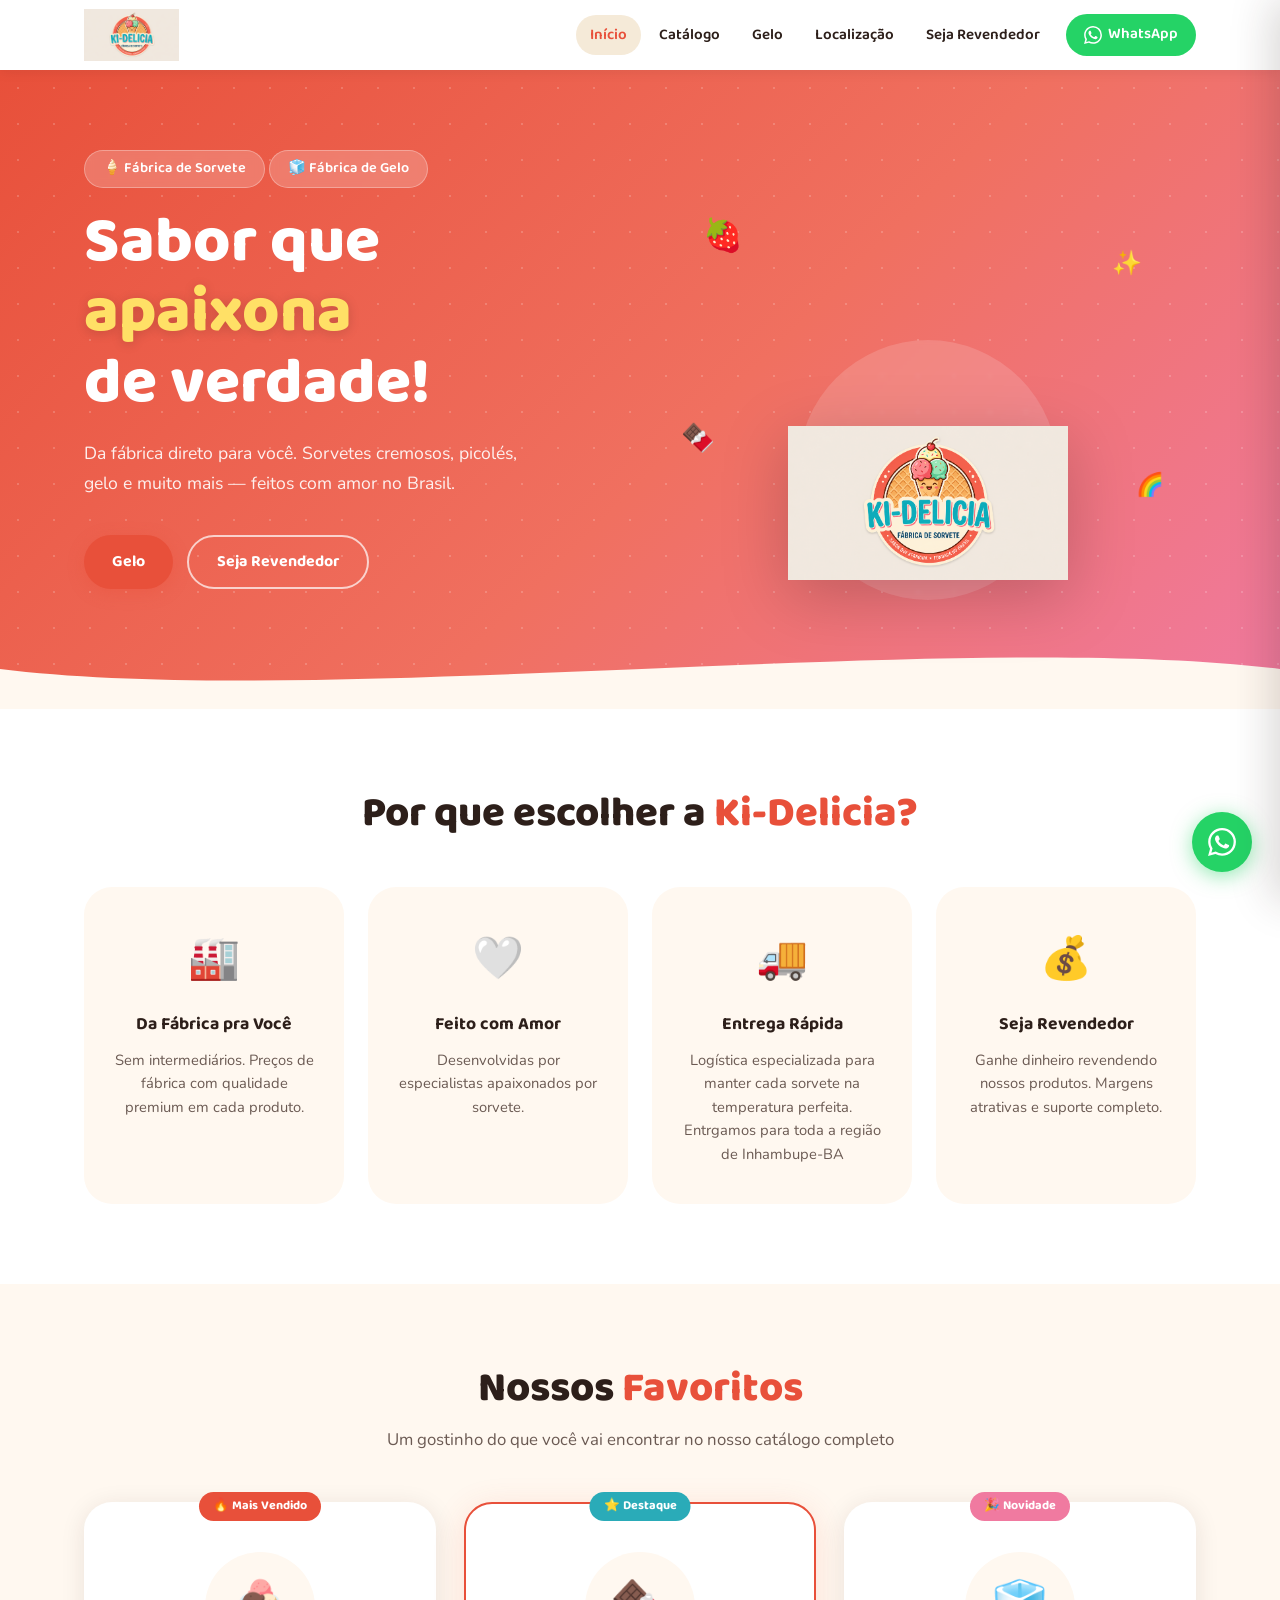
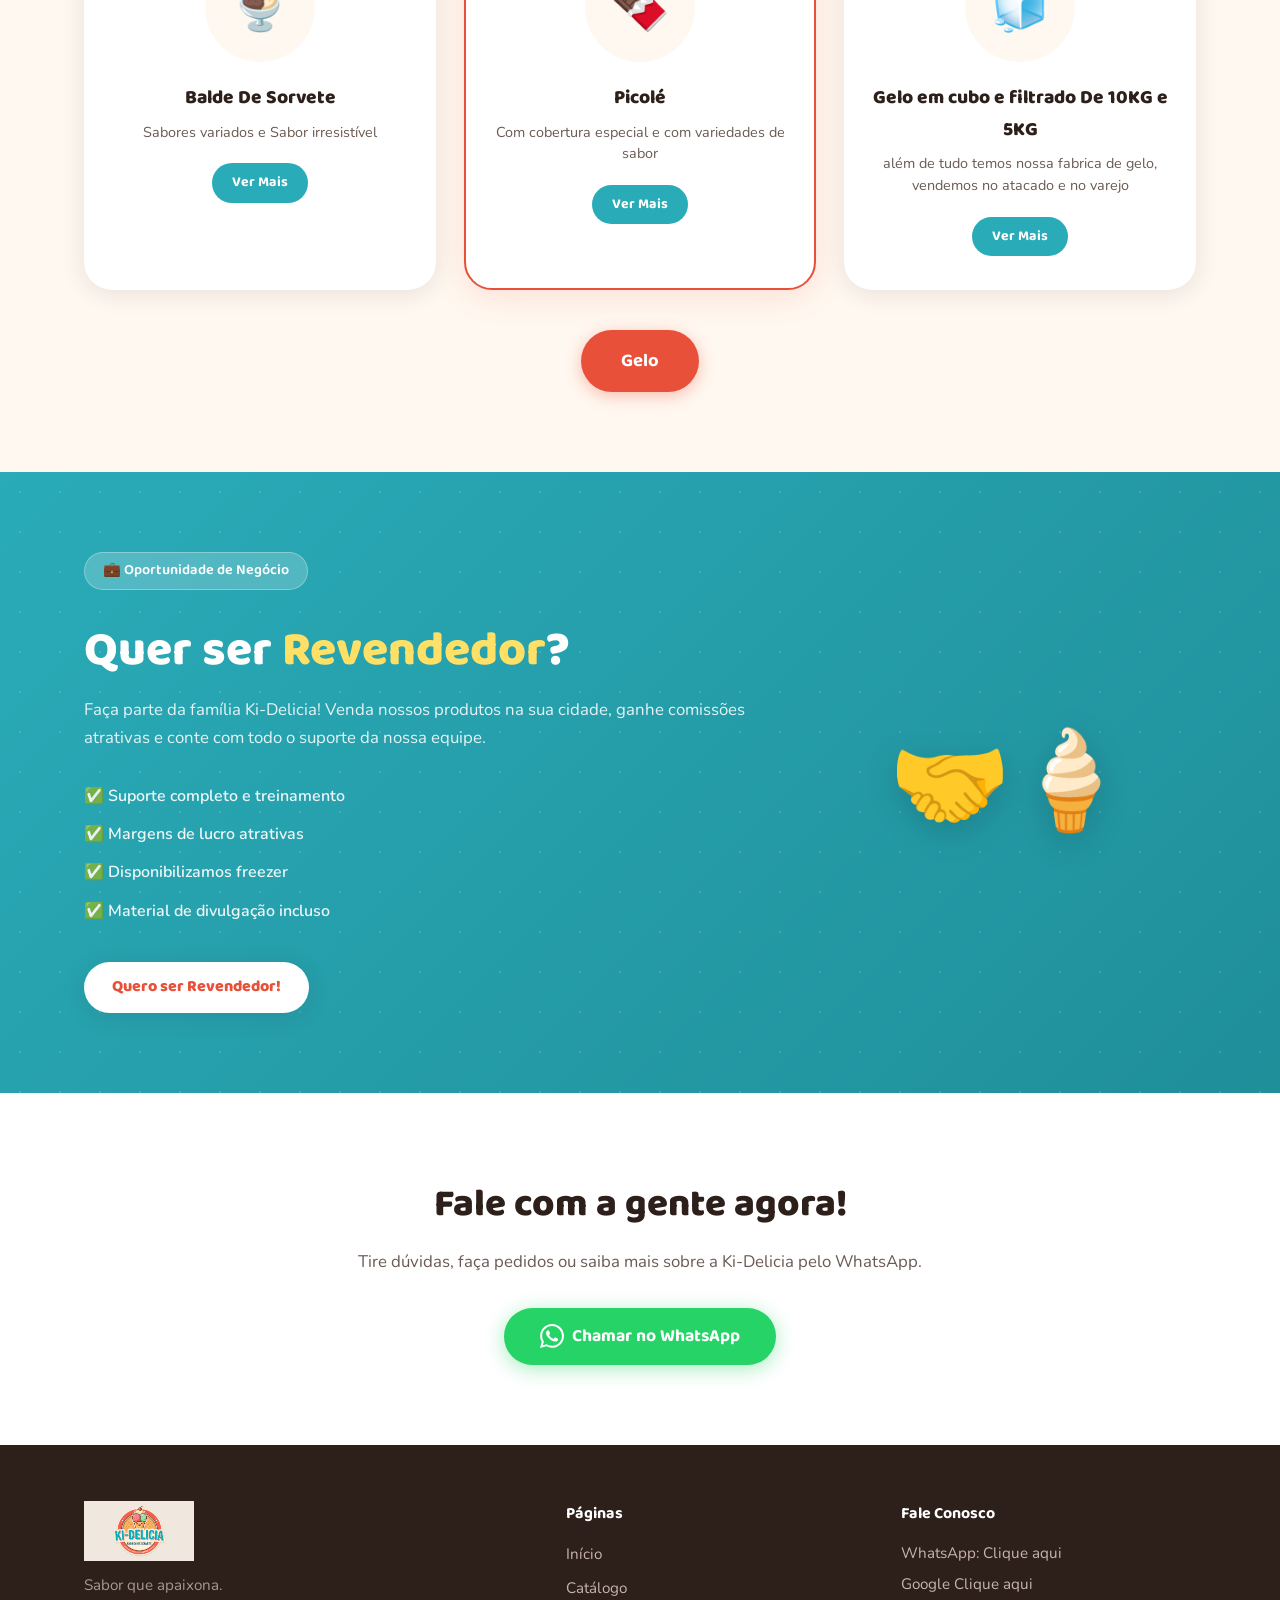
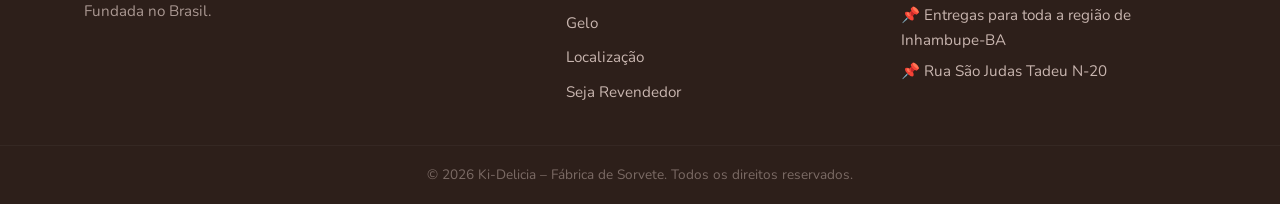
<file: index.html>
<!DOCTYPE html>
<html lang="pt-BR">
<head>
  <meta charset="UTF-8" />
  <meta name="viewport" content="width=device-width, initial-scale=1.0" />
  <title>Ki-Delicia - Fábrica de Sorvete</title>
  <link rel="stylesheet" href="css/base.css" />
  <link rel="stylesheet" href="css/buttons.css" />
  <link rel="stylesheet" href="css/nav.css" />
  <link rel="stylesheet" href="css/footer.css" />
  <link rel="stylesheet" href="css/index.css" />
  <link rel="stylesheet" href="css/responsive.css" />
  <link rel="preconnect" href="https://fonts.googleapis.com" />
  <link rel="preconnect" href="https://fonts.gstatic.com" crossorigin />
  <link href="https://fonts.googleapis.com/css2?family=Baloo+2:wght@400;600;700;800&family=Nunito:wght@400;600;700&display=swap" rel="stylesheet" />
</head>
<body>

  <div data-include="nav-main"></div>

  <main>

    <section class="hero">
      <div class="hero__bg-dots"></div>
      <div class="container hero__inner">
        <div class="hero__text">
          <span class="hero__badge">🍦 Fábrica de Sorvete</span>
          <span class="hero__badge">🧊 Fábrica de Gelo</span>
          <h1 class="hero__title">
            Sabor que<br />
            <em>apaixona</em><br />
            de verdade!
          </h1>
          <p class="hero__subtitle">
            Da fábrica direto para você. Sorvetes cremosos, picolés, gelo e muito mais — feitos com amor no Brasil.
          </p>
<div class="hero__actions">
            <a href="gelo.html" class="btn btn--primary">Gelo</a>
<a href="#whatsapp" class="btn btn--outline">Seja Revendedor</a>
          </div>
        </div>
        <div class="hero__visual">
          <div class="hero__cone-wrap">
            <div class="hero__cone-circle"></div>
            <img src="assets/logo.png" alt="Ki-Delicia sorvete" class="hero__cone-img" />
          </div>
          <div class="hero__float hero__float--1">🍓</div>
          <div class="hero__float hero__float--2">✨</div>
          <div class="hero__float hero__float--3">🍫</div>
          <div class="hero__float hero__float--4">🌈</div>
        </div>
      </div>
      <div class="hero__wave">
        <svg viewBox="0 0 1440 80" preserveAspectRatio="none" xmlns="http://www.w3.org/2000/svg">
          <path d="M0,40 C360,80 1080,0 1440,40 L1440,80 L0,80 Z" fill="#fff8f0"/>
        </svg>
      </div>
    </section>

    <section class="highlights section">
      <div class="container">
        <h2 class="section__title">Por que escolher a <span>Ki-Delicia?</span></h2>
        <div class="highlights__grid">
          <div class="highlight-card">
            <div class="highlight-card__icon">🏭</div>
            <h3>Da Fábrica pra Você</h3>
            <p>Sem intermediários. Preços de fábrica com qualidade premium em cada produto.</p>
          </div>
          <div class="highlight-card">
            <div class="highlight-card__icon">🤍</div>
            <h3>Feito com Amor</h3>
            <p>Desenvolvidas por especialistas apaixonados por sorvete.</p>
          </div>
          <div class="highlight-card">
            <div class="highlight-card__icon">🚚</div>
            <h3>Entrega Rápida</h3>
            <p>Logística especializada para manter cada sorvete na temperatura perfeita.
              Entrgamos para toda a região de Inhambupe-BA
            </p>
          </div>
          <div class="highlight-card">
            <div class="highlight-card__icon">💰</div>
            <h3>Seja Revendedor</h3>
            <p>Ganhe dinheiro revendendo nossos produtos. Margens atrativas e suporte completo.</p>
          </div>
        </div>
      </div>
    </section>

    <section class="featured section">
      <div class="container">
        <h2 class="section__title">Nossos <span>Favoritos</span></h2>
        <p class="section__sub">Um gostinho do que você vai encontrar no nosso catálogo completo</p>
        <div class="featured__grid">
          <div class="product-card">
            <div class="product-card__badge">🔥 Mais Vendido</div>
            <div class="product-card__img-wrap">
              <div class="product-card__emoji">🍨</div>
            </div>
            <h3 class="product-card__name">Balde De Sorvete</h3>
            <p class="product-card__desc">Sabores variados e Sabor irresistível</p>
            <a href="catalogo.html" class="btn btn--small">Ver Mais</a>
          </div>
          <div class="product-card product-card--featured">
            <div class="product-card__badge product-card__badge--new">⭐ Destaque</div>
            <div class="product-card__img-wrap">
              <div class="product-card__emoji">🍫</div>
            </div>
            <h3 class="product-card__name">Picolé</h3>
            <p class="product-card__desc">Com cobertura especial e com variedades de sabor</p>
            <a href="catalogo.html" class="btn btn--small">Ver Mais</a>
          </div>
          <div class="product-card">
            <div class="product-card__badge product-card__badge--promo">🎉 Novidade</div>
            <div class="product-card__img-wrap">
              <div class="product-card__emoji">🧊</div>
            </div>
            <h3 class="product-card__name">Gelo em cubo e filtrado De 10KG e 5KG</h3>
            <p class="product-card__desc">além de tudo temos nossa fabrica de gelo, vendemos no atacado e no varejo</p>
            <a href="catalogo.html" class="btn btn--small">Ver Mais</a>
          </div>
        </div>
<div class="featured__cta">
          <a href="gelo.html" class="btn btn--primary btn--large">Gelo</a>
        </div>
      </div>
    </section>

    <section class="reseller section">
      <div class="reseller__bg"></div>
      <div class="container reseller__inner">
        <div class="reseller__text">
          <span class="hero__badge">💼 Oportunidade de Negócio</span>
          <h2 class="reseller__title">Quer ser <em>Revendedor</em>?</h2>
          <p>Faça parte da família Ki-Delicia! Venda nossos produtos na sua cidade, ganhe comissões atrativas e conte com todo o suporte da nossa equipe.</p>
          <ul class="reseller__list">
            <li>✅ Suporte completo e treinamento</li>
            <li>✅ Margens de lucro atrativas</li>
            <li>✅ Disponibilizamos freezer</li>
            <li>✅ Material de divulgação incluso</li>
          </ul>
<a href="#whatsapp" class="btn btn--white">Quero ser Revendedor!</a>
        </div>
        <div class="reseller__emoji">🤝🍦</div>
      </div>
    </section>

    <section class="wpp-cta section">
      <div class="container wpp-cta__inner">
        <h2>Fale com a gente agora!</h2>
        <p>Tire dúvidas, faça pedidos ou saiba mais sobre a Ki-Delicia pelo WhatsApp.</p>
        <a href="#whatsapp" class="btn btn--whatsapp" id="whatsappCta">
          <svg width="24" height="24" viewBox="0 0 24 24" fill="currentColor"><path d="M17.472 14.382c-.297-.149-1.758-.867-2.03-.967-.273-.099-.471-.148-.67.15-.197.297-.767.966-.94 1.164-.173.199-.347.223-.644.075-.297-.15-1.255-.463-2.39-1.475-.883-.788-1.48-1.761-1.653-2.059-.173-.297-.018-.458.13-.606.134-.133.298-.347.446-.52.149-.174.198-.298.298-.497.099-.198.05-.371-.025-.52-.075-.149-.669-1.612-.916-2.207-.242-.579-.487-.5-.669-.51-.173-.008-.371-.01-.57-.01-.198 0-.52.074-.792.372-.272.297-1.04 1.016-1.04 2.479 0 1.462 1.065 2.875 1.213 3.074.149.198 2.096 3.2 5.077 4.487.709.306 1.262.489 1.694.625.712.227 1.36.195 1.871.118.571-.085 1.758-.719 2.006-1.413.248-.694.248-1.289.173-1.413-.074-.124-.272-.198-.57-.347m-5.421 7.403h-.004a9.87 9.87 0 01-5.031-1.378l-.361-.214-3.741.982.998-3.648-.235-.374a9.86 9.86 0 01-1.51-5.26c.001-5.45 4.436-9.884 9.888-9.884 2.64 0 5.122 1.03 6.988 2.898a9.825 9.825 0 012.893 6.994c-.003 5.45-4.437 9.884-9.885 9.884m8.413-18.297A11.815 11.815 0 0012.05 0C5.495 0 .16 5.335.157 11.892c0 2.096.547 4.142 1.588 5.945L.057 24l6.305-1.654a11.882 11.882 0 005.683 1.448h.005c6.554 0 11.89-5.335 11.893-11.893a11.821 11.821 0 00-3.48-8.413z"/></svg>
          Chamar no WhatsApp
        </a>
      </div>
    </section>

  </main>

  <div data-include="page-footer"></div>

  <script src="js/main.js"></script>
</body>
</html>
</file>
<file: css/base.css>
:root {
  --coral:      #E8503A;
  --coral-dark: #c43e2c;
  --teal:       #2AABB8;
  --teal-dark:  #1f8f9a;
  --cream:      #fff8f0;
  --cream-dark: #f5ead8;
  --pink:       #F07AA0;
  --mint:       #78CCA8;
  --yellow:     #FFE066;
  --dark:       #2d1f1a;
  --gray:       #6b5a53;
  --white:      #ffffff;

  --font-display: 'Baloo 2', cursive;
  --font-body:    'Nunito', sans-serif;

  --radius:     16px;
  --radius-lg:  28px;
  --shadow:     0 4px 24px rgba(45,31,26,0.10);
  --shadow-lg:  0 8px 40px rgba(45,31,26,0.16);
  --transition: 0.25s ease;

  --drawer-width: 300px;
}
*, *::before, *::after { box-sizing: border-box; margin: 0; padding: 0; }
html  { scroll-behavior: smooth; }
body  { font-family: var(--font-body); background: var(--cream); color: var(--dark); line-height: 1.65; overflow-x: hidden; }
img   { max-width: 100%; display: block; }
a     { text-decoration: none; color: inherit; }
ul    { list-style: none; }

.container {
  width: 100%;
  max-width: 1160px;
  margin: 0 auto;
  padding: 0 24px;
}

.section { padding: 80px 0; }

.section__title {
  font-family: var(--font-display);
  font-size: clamp(1.8rem, 4vw, 2.6rem);
  font-weight: 800;
  text-align: center;
  margin-bottom: 12px;
  color: var(--dark);
  line-height: 1.2;
}
.section__title span { color: var(--coral); }

.section__sub {
  text-align: center;
  color: var(--gray);
  font-size: 1.05rem;
  margin-bottom: 48px;
}
</file>
<file: css/buttons.css>
.btn {
  display: inline-flex;
  align-items: center;
  gap: 8px;
  font-family: var(--font-display);
  font-weight: 700;
  font-size: 1rem;
  border-radius: 50px;
  padding: 12px 28px;
  border: none;
  cursor: pointer;
  transition: var(--transition);
  white-space: nowrap;
}

.btn--primary {
  background: var(--coral);
  color: var(--white);
  box-shadow: 0 4px 16px rgba(232,80,58,0.35);
}
.btn--primary:hover {
  background: var(--coral-dark);
  transform: translateY(-2px);
  box-shadow: 0 6px 24px rgba(232,80,58,0.45);
}

.btn--outline {
  background: transparent;
  color: var(--teal);
  border: 2.5px solid var(--teal);
}
.btn--outline:hover {
  background: var(--teal);
  color: var(--white);
  transform: translateY(-2px);
}

.btn--white {
  background: var(--white);
  color: var(--coral);
  font-weight: 800;
  box-shadow: var(--shadow);
}
.btn--white:hover {
  background: var(--cream);
  transform: translateY(-2px);
  box-shadow: var(--shadow-lg);
}

.btn--whatsapp {
  background: #25D366;
  color: var(--white);
  font-size: 1.1rem;
  padding: 14px 36px;
  box-shadow: 0 4px 20px rgba(37,211,102,0.4);
}
.btn--whatsapp:hover {
  background: #1ebe5a;
  transform: translateY(-2px);
  box-shadow: 0 6px 28px rgba(37,211,102,0.5);
}

.btn--small {
  font-size: 0.88rem;
  padding: 8px 20px;
  background: var(--teal);
  color: var(--white);
}
.btn--small:hover { background: var(--teal-dark); transform: translateY(-2px); }

.btn--large { font-size: 1.15rem; padding: 16px 40px; }
</file>
<file: css/nav.css>
.header {
  position: sticky;
  top: 0;
  z-index: 300;
  background: var(--white);
  box-shadow: 0 2px 12px rgba(45,31,26,0.08);
}
.nav {
  display: flex;
  align-items: center;
  justify-content: space-between;
  height: 70px;
}
.nav__logo-img { height: 52px; width: auto; }

.nav__links { display: flex; align-items: center; gap: 4px; }
.nav__link {
  font-family: var(--font-display);
  font-weight: 600;
  font-size: 0.95rem;
  padding: 8px 14px;
  border-radius: 50px;
  color: var(--dark);
  transition: var(--transition);
}
.nav__link:hover,
.nav__link.active { background: var(--cream-dark); color: var(--coral); }

.nav__link--cta {
  background: #25D366;
  color: var(--white) !important;
  padding: 8px 18px;
  display: inline-flex;
  align-items: center;
  gap: 6px;
  margin-left: 8px;
}
.nav__link--cta:hover { background: #1ebe5a !important; }

.nav__toggle {
  display: none;
  align-items: center;
  justify-content: center;
  flex-direction: column;
  gap: 5px;
  width: 42px;
  height: 42px;
  background: var(--cream);
  border: 2px solid var(--cream-dark);
  border-radius: 12px;
  cursor: pointer;
  padding: 0;
  transition: var(--transition);
  flex-shrink: 0;
}
.nav__toggle:hover { background: var(--cream-dark); border-color: var(--coral); }

.nav__toggle-bar {
  display: block;
  height: 2px;
  background: var(--coral);
  border-radius: 2px;
  transition: transform 0.3s ease, opacity 0.3s ease, width 0.3s ease;
}
.nav__toggle-bar:nth-child(1) { width: 14px; transform: translateX(-3px); }
.nav__toggle-bar:nth-child(2) { width: 20px; }
.nav__toggle-bar:nth-child(3) { width: 14px; transform: translateX(3px); }

.nav__toggle[aria-expanded="true"] .nav__toggle-bar:nth-child(1) { width: 20px; transform: translateY(7px)  rotate(45deg); }
.nav__toggle[aria-expanded="true"] .nav__toggle-bar:nth-child(2) { opacity: 0; transform: scaleX(0); }
.nav__toggle[aria-expanded="true"] .nav__toggle-bar:nth-child(3) { width: 20px; transform: translateY(-7px) rotate(-45deg); }

.nav-overlay {
  display: none;
  position: fixed;
  inset: 0;
  background: rgba(45,31,26,0.5);
  z-index: 400;
  backdrop-filter: blur(2px);
  opacity: 0;
  transition: opacity 0.3s ease;
}
.nav-overlay.visible { display: block; }
.nav-overlay.open    { opacity: 1; }

.nav-drawer {
  position: fixed;
  top: 0;
  right: 0;
  width: var(--drawer-width);
  max-width: 85vw;
  height: 100%;
  background: var(--white);
  z-index: 500;
  display: flex;
  flex-direction: column;
  transform: translateX(100%);
  transition: transform 0.35s cubic-bezier(0.4,0,0.2,1);
  box-shadow: -8px 0 40px rgba(45,31,26,0.18);
}
.nav-drawer.open { transform: translateX(0); }

.nav-drawer__header {
  background: linear-gradient(135deg, var(--coral) 0%, var(--pink) 100%);
  padding: 24px 20px 20px;
  display: flex;
  align-items: flex-start;
  justify-content: space-between;
  flex-shrink: 0;
}
.nav-drawer__brand { font-family: var(--font-display); font-weight: 800; font-size: 1.3rem; color: var(--white); line-height: 1.2; }
.nav-drawer__sub   { font-size: 0.78rem; color: rgba(255,255,255,0.75); margin-top: 3px; font-weight: 600; }

.nav-drawer__close {
  background: rgba(255,255,255,0.2);
  border: none;
  border-radius: 50%;
  width: 32px;
  height: 32px;
  display: flex;
  align-items: center;
  justify-content: center;
  cursor: pointer;
  color: var(--white);
  flex-shrink: 0;
  transition: background var(--transition);
}
.nav-drawer__close:hover { background: rgba(255,255,255,0.35); }

.nav-drawer__nav { flex: 1; overflow-y: auto; padding: 12px 0; }

.nav-drawer__section-label {
  font-size: 0.7rem;
  font-weight: 700;
  text-transform: uppercase;
  letter-spacing: 0.08em;
  color: var(--gray);
  padding: 8px 20px 6px;
  opacity: 0.6;
}

.nav-drawer__item {
  display: flex;
  align-items: center;
  gap: 14px;
  padding: 13px 20px;
  font-family: var(--font-display);
  font-weight: 700;
  font-size: 1rem;
  color: var(--dark);
  border-left: 3px solid transparent;
  transition: background var(--transition), border-color var(--transition), color var(--transition);
}
.nav-drawer__item:hover  { background: var(--cream); color: var(--coral); border-left-color: var(--cream-dark); }
.nav-drawer__item.active { color: var(--coral); border-left-color: var(--coral); background: linear-gradient(to right, rgba(232,80,58,0.07), transparent); }

.nav-drawer__icon {
  width: 34px;
  height: 34px;
  border-radius: 10px;
  background: var(--cream-dark);
  display: flex;
  align-items: center;
  justify-content: center;
  font-size: 1rem;
  flex-shrink: 0;
  transition: background var(--transition);
}
.nav-drawer__item.active .nav-drawer__icon,
.nav-drawer__item:hover  .nav-drawer__icon { background: rgba(232,80,58,0.1); }

.nav-drawer__footer { padding: 16px 20px; border-top: 1.5px solid var(--cream-dark); flex-shrink: 0; }
.nav-drawer__wpp {
  display: flex;
  align-items: center;
  justify-content: center;
  gap: 10px;
  background: #25D366;
  color: var(--white);
  font-family: var(--font-display);
  font-weight: 700;
  font-size: 1rem;
  padding: 14px 20px;
  border-radius: 14px;
  width: 100%;
  box-shadow: 0 4px 16px rgba(37,211,102,0.35);
  transition: background var(--transition), transform var(--transition);
}
.nav-drawer__wpp:hover { background: #1ebe5a; transform: translateY(-2px); }

body.drawer-open { overflow: hidden; }
</file>
<file: css/footer.css>
.footer { background: var(--dark); color: #c8b5af; padding-top: 56px; }
.footer__inner {
  display: grid;
  grid-template-columns: 1.5fr 1fr 1fr;
  gap: 40px;
  padding-bottom: 40px;
}
.footer__logo    { height: 60px; margin-bottom: 12px; }
.footer__brand p { font-size: 0.95rem; line-height: 1.7; opacity: 0.8; }

.footer__links h4,
.footer__contact h4 { font-family: var(--font-display); font-weight: 700; color: var(--white); margin-bottom: 14px; font-size: 1rem; }

.footer__links ul li + li { margin-top: 8px; }
.footer__links a,
.footer__contact a { color: #c8b5af; font-size: 0.95rem; transition: var(--transition); }
.footer__links a:hover,
.footer__contact a:hover { color: var(--coral); }

.footer__contact p { margin-bottom: 6px; font-size: 0.95rem; }

.footer__bottom {
  border-top: 1px solid rgba(255,255,255,0.08);
  padding: 18px 24px;
  text-align: center;
  font-size: 0.85rem;
  opacity: 0.5;
}

.wpp-float {
  position: fixed;
  bottom: 28px;
  right: 28px;
  z-index: 200;
  background: #25D366;
  color: var(--white);
  width: 60px;
  height: 60px;
  border-radius: 50%;
  display: flex;
  align-items: center;
  justify-content: center;
  box-shadow: 0 4px 20px rgba(37,211,102,0.5);
  transition: var(--transition);
  animation: wppPulse 2.5s infinite;
}
.wpp-float:hover { transform: scale(1.1); }

@keyframes wppPulse {
  0%, 100% { box-shadow: 0 4px 20px rgba(37,211,102,0.5); }
  50%       { box-shadow: 0 4px 32px rgba(37,211,102,0.8); }
}

.wpp-cta { background: var(--white); text-align: center; }
.wpp-cta__inner h2 { font-family: var(--font-display); font-size: clamp(1.8rem,3.5vw,2.4rem); font-weight: 800; color: var(--dark); margin-bottom: 12px; }
.wpp-cta__inner p  { color: var(--gray); font-size: 1.05rem; margin-bottom: 32px; }
</file>
<file: css/index.css>
.hero {
  position: relative;
  background: linear-gradient(135deg, var(--coral) 0%, #f07060 55%, var(--pink) 100%);
  overflow: hidden;
  padding: 80px 0 0;
  min-height: 560px;
}
.hero__bg-dots {
  position: absolute;
  inset: 0;
  background-image: radial-gradient(circle, rgba(255,255,255,0.18) 1.5px, transparent 1.5px);
  background-size: 36px 36px;
  pointer-events: none;
}
.hero__inner {
  display: grid;
  grid-template-columns: 1fr 1fr;
  align-items: center;
  gap: 40px;
  position: relative;
  z-index: 2;
}
.hero__badge {
  display: inline-block;
  background: rgba(255,255,255,0.2);
  color: var(--white);
  font-family: var(--font-display);
  font-weight: 600;
  font-size: 0.9rem;
  padding: 6px 18px;
  border-radius: 50px;
  margin-bottom: 20px;
  backdrop-filter: blur(4px);
  border: 1px solid rgba(255,255,255,0.3);
}
.hero__title {
  font-family: var(--font-display);
  font-size: clamp(2.4rem, 5.5vw, 4rem);
  font-weight: 800;
  color: var(--white);
  line-height: 1.1;
  margin-bottom: 20px;
}
.hero__title em { font-style: normal; color: var(--yellow); text-shadow: 0 2px 12px rgba(0,0,0,0.15); }
.hero__subtitle { color: rgba(255,255,255,0.9); font-size: 1.1rem; max-width: 440px; margin-bottom: 36px; line-height: 1.7; }
.hero__actions  { display: flex; gap: 14px; flex-wrap: wrap; }

.hero .btn--outline { border-color: rgba(255,255,255,0.7); color: var(--white); }
.hero .btn--outline:hover { background: rgba(255,255,255,0.15); color: var(--white); }

.hero__visual { position: relative; display: flex; align-items: flex-end; justify-content: center; height: 420px; }

.hero__cone-wrap { position: relative; z-index: 2; animation: coneFloat 3.5s ease-in-out infinite; }
.hero__cone-circle {
  position: absolute;
  bottom: -20px;
  left: 50%;
  transform: translateX(-50%);
  width: 260px;
  height: 260px;
  background: rgba(255,255,255,0.15);
  border-radius: 50%;
  backdrop-filter: blur(2px);
}
.hero__cone-img { width: 280px; height: auto; filter: drop-shadow(0 16px 32px rgba(0,0,0,0.2)); position: relative; z-index: 1; }

@keyframes coneFloat {
  0%, 100% { transform: translateY(0); }
  50%       { transform: translateY(-14px); }
}

.hero__float { position: absolute; font-size: 2rem; animation: floatAround 4s ease-in-out infinite; pointer-events: none; }
.hero__float--1 { top: 12%; left: 8%; }
.hero__float--2 { top: 20%; right: 10%; animation-delay: 0.8s; font-size: 1.5rem; }
.hero__float--3 { bottom: 28%; left: 4%; animation-delay: 1.6s; font-size: 1.7rem; }
.hero__float--4 { bottom: 18%; right: 6%; animation-delay: 2.4s; font-size: 1.4rem; }

@keyframes floatAround {
  0%, 100% { transform: translateY(0) rotate(0deg); }
  50%       { transform: translateY(-12px) rotate(8deg); }
}

.hero__wave { position: relative; z-index: 1; line-height: 0; margin-top: 40px; }
.hero__wave svg { width: 100%; height: 80px; display: block; }

.highlights { background: var(--white); }
.highlights__grid { display: grid; grid-template-columns: repeat(4, 1fr); gap: 24px; margin-top: 48px; }

.highlight-card {
  background: var(--cream);
  border-radius: var(--radius-lg);
  padding: 36px 24px;
  text-align: center;
  border: 2px solid transparent;
  transition: var(--transition);
  position: relative;
  overflow: hidden;
}
.highlight-card::before {
  content: '';
  position: absolute;
  inset: 0;
  background: linear-gradient(135deg, var(--coral) 0%, var(--pink) 100%);
  opacity: 0;
  transition: var(--transition);
  border-radius: inherit;
}
.highlight-card:hover { border-color: var(--coral); transform: translateY(-6px); box-shadow: var(--shadow-lg); }
.highlight-card:hover::before { opacity: 0.06; }
.highlight-card__icon { font-size: 2.6rem; margin-bottom: 16px; display: block; }
.highlight-card h3 { font-family: var(--font-display); font-weight: 700; font-size: 1.1rem; color: var(--dark); margin-bottom: 10px; }
.highlight-card p  { font-size: 0.92rem; color: var(--gray); line-height: 1.6; }

.featured { background: var(--cream); }
.featured__grid { display: grid; grid-template-columns: repeat(3, 1fr); gap: 28px; margin-bottom: 40px; }
.featured__cta  { text-align: center; }

.product-card {
  background: var(--white);
  border-radius: var(--radius-lg);
  padding: 32px 24px;
  text-align: center;
  box-shadow: var(--shadow);
  position: relative;
  transition: var(--transition);
  border: 2px solid transparent;
}
.product-card:hover { transform: translateY(-8px); box-shadow: var(--shadow-lg); border-color: var(--teal); }
.product-card--featured { border-color: var(--coral); box-shadow: 0 6px 32px rgba(232,80,58,0.15); transform: scale(1.03); }
.product-card--featured:hover { transform: scale(1.03) translateY(-8px); }

.product-card__badge {
  position: absolute;
  top: -12px;
  left: 50%;
  transform: translateX(-50%);
  background: var(--coral);
  color: var(--white);
  font-family: var(--font-display);
  font-weight: 700;
  font-size: 0.78rem;
  padding: 4px 14px;
  border-radius: 50px;
  white-space: nowrap;
}
.product-card__badge--new   { background: var(--teal); }
.product-card__badge--promo { background: var(--pink); }

.product-card__img-wrap { width: 110px; height: 110px; background: var(--cream); border-radius: 50%; display: flex; align-items: center; justify-content: center; margin: 16px auto 20px; }
.product-card__emoji { font-size: 3rem; }
.product-card__name  { font-family: var(--font-display); font-weight: 800; font-size: 1.2rem; color: var(--dark); margin-bottom: 8px; }
.product-card__desc  { font-size: 0.9rem; color: var(--gray); margin-bottom: 20px; line-height: 1.5; }

.reseller {
  position: relative;
  overflow: hidden;
  background: linear-gradient(135deg, var(--teal) 0%, var(--teal-dark) 100%);
  padding: 80px 0;
}
.reseller__bg {
  position: absolute;
  inset: 0;
  background-image: radial-gradient(circle, rgba(255,255,255,0.12) 1.5px, transparent 1.5px);
  background-size: 40px 40px;
  pointer-events: none;
}
.reseller__inner { display: grid; grid-template-columns: 1.3fr 0.7fr; align-items: center; gap: 48px; position: relative; z-index: 2; }
.reseller__title { font-family: var(--font-display); font-size: clamp(2rem,4vw,3rem); font-weight: 800; color: var(--white); line-height: 1.2; margin: 12px 0 16px; }
.reseller__title em { font-style: normal; color: var(--yellow); }
.reseller__text > p { color: rgba(255,255,255,0.88); font-size: 1.05rem; margin-bottom: 24px; line-height: 1.7; }
.reseller__list     { margin-bottom: 32px; }
.reseller__list li  { color: rgba(255,255,255,0.92); font-size: 1rem; padding: 6px 0; font-weight: 600; }
.reseller__emoji    { font-size: 6rem; text-align: center; animation: coneFloat 3.5s ease-in-out infinite; filter: drop-shadow(0 8px 16px rgba(0,0,0,0.15)); }

@media (max-width: 900px) {
  .highlights__grid { grid-template-columns: repeat(2, 1fr); }
  .featured__grid   { grid-template-columns: repeat(2, 1fr); }
  .featured__grid .product-card--featured { transform: none; }
  .hero__inner    { grid-template-columns: 1fr; text-align: center; padding-bottom: 20px; }
  .hero__subtitle { margin: 0 auto 32px; }
  .hero__actions  { justify-content: center; }
  .hero__visual   { height: 300px; }
  .hero__cone-img { width: 220px; }
  .reseller__inner { grid-template-columns: 1fr; }
  .reseller__emoji { font-size: 4rem; }
}
@media (max-width: 600px) {
  .highlights__grid { grid-template-columns: 1fr; }
  .featured__grid   { grid-template-columns: 1fr; }
  .hero__visual     { display: none; }
}
</file>
<file: css/responsive.css>
@media (max-width: 900px) {
  .container { padding: 0 20px; }
}

@media (max-width: 768px) {
  .section { padding: 56px 0; }

  .nav__links { display: none; }
  .nav__toggle { display: flex; }

  .footer__inner { grid-template-columns: 1fr; gap: 28px; }
}

@media (max-width: 480px) {
  .container { padding: 0 16px; }
  .btn       { padding: 10px 18px; }

  .wpp-float { bottom: 18px; right: 18px; width: 56px; height: 56px; }
}
</file>
